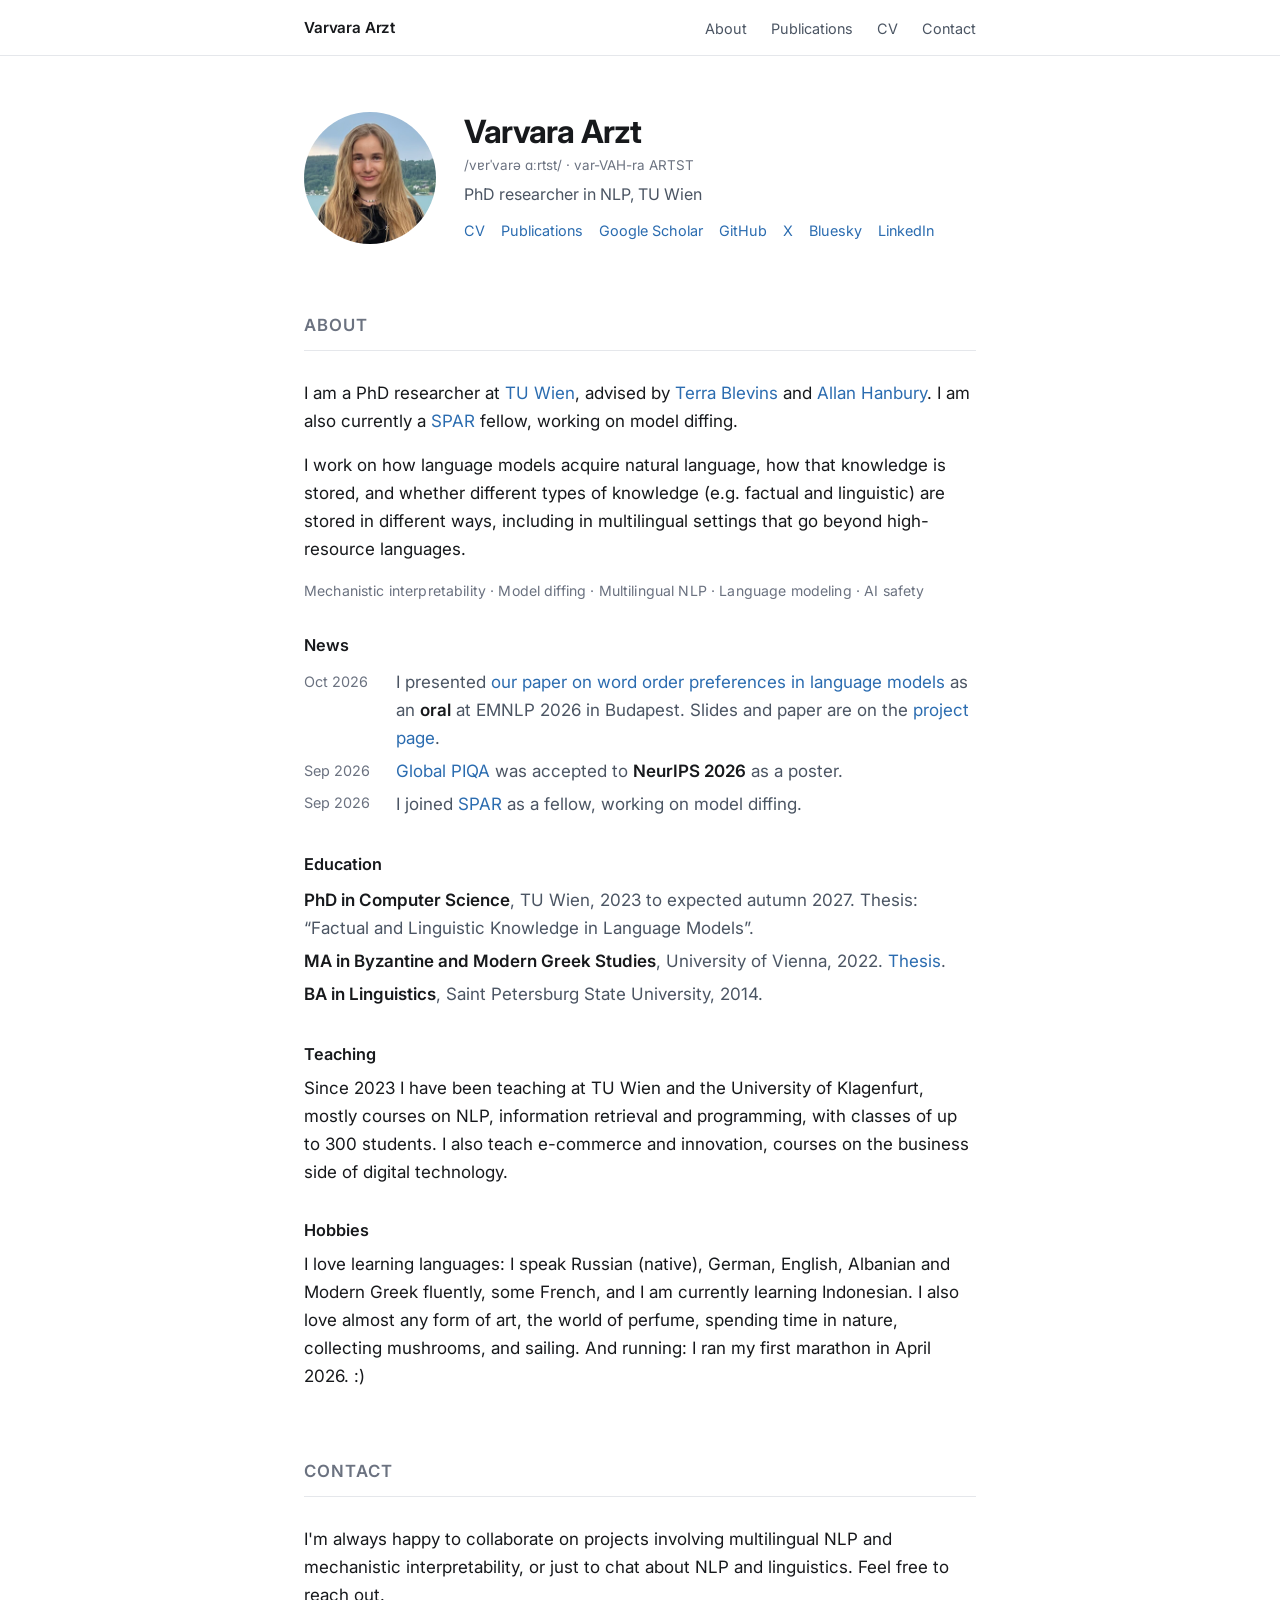
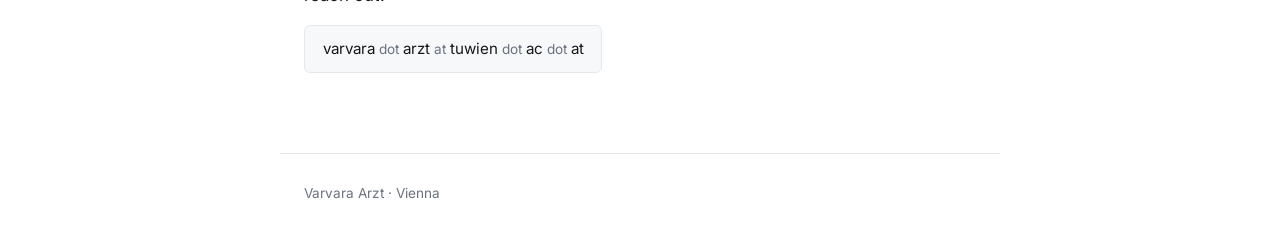
<file: index.html>
<!DOCTYPE html>
<html lang="en">
<head>
    <meta charset="UTF-8">
    <meta name="viewport" content="width=device-width, initial-scale=1.0">
    <title>Varvara Arzt | NLP Researcher, TU Wien</title>
    <meta name="description" content="Varvara Arzt is a PhD researcher in NLP at TU Wien, working on interpretability, multilingual NLP, and what linguistic and factual knowledge language models acquire.">
    <link rel="canonical" href="https://kleines-gespenst.github.io/">
    <meta name="google-site-verification" content="dEF-ftuKEF8AjZyEVEGgG3qRauHtcxBvEJhqteSTk9I" />

    <meta property="og:type" content="website">
    <meta property="og:title" content="Varvara Arzt">
    <meta property="og:description" content="PhD researcher in NLP at TU Wien. LM interpretability, multilingual NLP, language modeling.">
    <meta property="og:url" content="https://kleines-gespenst.github.io/">
    <meta property="og:image" content="https://kleines-gespenst.github.io/photo.jpg">
    <meta name="twitter:card" content="summary">
    <meta name="twitter:creator" content="@wienergespenst">

    <link rel="icon" href="data:image/svg+xml,<svg xmlns='http://www.w3.org/2000/svg' viewBox='0 0 64 64'><rect width='64' height='64' rx='12' fill='%231a1a1a'/><text x='32' y='44' font-family='Helvetica,Arial' font-size='32' font-weight='600' fill='%23fff' text-anchor='middle'>VA</text></svg>">


    <script type="application/ld+json">
    {
      "@context": "https://schema.org",
      "@type": "Person",
      "name": "Varvara Arzt",
      "alternateName": "V. A. Diveeva",
      "url": "https://kleines-gespenst.github.io/",
      "image": "https://kleines-gespenst.github.io/photo.jpg",
      "jobTitle": "PhD Researcher in Natural Language Processing",
      "email": "mailto:varvara.arzt@tuwien.ac.at",
      "affiliation": {
        "@type": "CollegeOrUniversity",
        "name": "TU Wien",
        "url": "https://www.tuwien.at/"
      },
      "alumniOf": [
        { "@type": "CollegeOrUniversity", "name": "University of Vienna" },
        { "@type": "CollegeOrUniversity", "name": "Saint Petersburg State University" }
      ],
      "knowsAbout": [
        "Mechanistic interpretability",
        "Natural language processing",
        "Multilingual NLP",
        "Language models",
        "AI safety",
        "Relation extraction",
        "Linguistic typology"
      ],
      "sameAs": [
        "https://informatics.tuwien.ac.at/people/varvara-arzt",
        "https://scholar.google.com/citations?user=aXPj-NMAAAAJ&hl=en",
        "https://github.com/kleines-gespenst",
        "https://www.linkedin.com/in/varvara-arzt-b35b6140",
        "https://x.com/wienergespenst",
        "https://bsky.app/profile/kleines-gespenst.bsky.social",
        "https://huggingface.co/kleines-gespenst",
        "https://uniklu.academia.edu/VarvaraArzt",
        "https://aclanthology.org/people/varvara-arzt/"
      ]
    }
    </script>

    <link rel="preconnect" href="https://fonts.googleapis.com">
    <link rel="preconnect" href="https://fonts.gstatic.com" crossorigin>
    <link href="https://fonts.googleapis.com/css2?family=Inter:wght@400;500;600;700&display=swap" rel="stylesheet">
    <link rel="stylesheet" href="style.css">
</head>
<body>
    <nav>
        <div class="nav-container">
            <a class="nav-name" href="#top">Varvara Arzt</a>
            <ul>
                <li><a href="#about">About</a></li>
                <li><a href="publications.html">Publications</a></li>
                <li><a href="cv.pdf" target="_blank">CV</a></li>
                <li><a href="#contact">Contact</a></li>
            </ul>
        </div>
    </nav>

    <header id="top" class="masthead">
        <div class="masthead-row">
            <img class="portrait" src="photo.jpg" alt="Varvara Arzt" width="560" height="560">
            <div class="identity">
                <h1>Varvara Arzt</h1>
                <p class="pronunciation"><span lang="en-fonipa">/vɐrˈvarə ɑːrtst/</span> &middot; var-VAH-ra ARTST</p>
                <p class="affiliation">PhD researcher in NLP, TU Wien</p>
                <p class="profile-links">
                    <a href="cv.pdf" target="_blank">CV</a>
                    <a href="publications.html">Publications</a>
                    <a href="https://scholar.google.com/citations?user=aXPj-NMAAAAJ&hl" target="_blank">Google Scholar</a>
                    <a href="https://github.com/kleines-gespenst" target="_blank">GitHub</a>
                    <a href="https://x.com/wienergespenst" target="_blank">X</a>
                    <a href="https://bsky.app/profile/kleines-gespenst.bsky.social" target="_blank">Bluesky</a>
                    <a href="https://www.linkedin.com/in/varvara-arzt-b35b6140" target="_blank">LinkedIn</a>
                </p>
            </div>
        </div>
    </header>

    <main>
    <section id="about">
        <h2>About</h2>

        <p>I am a PhD researcher at <a href="https://informatics.tuwien.ac.at/people/varvara-arzt" target="_blank">TU Wien</a>, advised by <a href="https://blvns.github.io" target="_blank">Terra Blevins</a> and <a href="https://informatics.tuwien.ac.at/people/allan-hanbury" target="_blank">Allan Hanbury</a>. I am also currently a <a href="https://sparai.org" target="_blank">SPAR</a> fellow, working on model diffing.</p>
        <p>I work on how language models acquire natural language, how that knowledge is stored, and whether different types of knowledge (e.g. factual and linguistic) are stored in different ways, including in multilingual settings that go beyond high-resource languages.</p>
        <p class="interests">Mechanistic interpretability &middot; Model diffing &middot; Multilingual NLP &middot; Language modeling &middot; AI safety</p>

        <h3>News</h3>
        <ul class="plain-list news-list">
            <li><span class="news-date">Oct 2026</span> <span>I presented <a href="word-order.html">our paper on word order preferences in language models</a> as an <strong>oral</strong> at EMNLP 2026 in Budapest. Slides and paper are on the <a href="word-order.html">project page</a>.</span></li>
            <li><span class="news-date">Sep 2026</span> <span><a href="https://arxiv.org/abs/2510.24081" target="_blank">Global PIQA</a> was accepted to <strong>NeurIPS 2026</strong> as a poster.</span></li>
            <li><span class="news-date">Sep 2026</span> <span>I joined <a href="https://sparai.org" target="_blank">SPAR</a> as a fellow, working on model diffing.</span></li>
        </ul>

        <h3>Education</h3>
        <ul class="plain-list">
            <li><strong>PhD in Computer Science</strong>, TU Wien, 2023 to expected autumn 2027. Thesis: &ldquo;Factual and Linguistic Knowledge in Language Models&rdquo;.</li>
            <li><strong>MA in Byzantine and Modern Greek Studies</strong>, University of Vienna, 2022. <a href="https://utheses.univie.ac.at/detail/62589/" target="_blank">Thesis</a>.</li>
            <li><strong>BA in Linguistics</strong>, Saint Petersburg State University, 2014.</li>
        </ul>

        <h3>Teaching</h3>
        <p>Since 2023 I have been teaching at TU Wien and the University of Klagenfurt, mostly courses on NLP, information retrieval and programming, with classes of up to 300 students. I also teach e-commerce and innovation, courses on the business side of digital technology.</p>

        <h3>Hobbies</h3>
        <p>I love learning languages: I speak Russian (native), German, English, Albanian and Modern Greek fluently, some French, and I am currently learning Indonesian. I also love almost any form of art, the world of perfume, spending time in nature, collecting mushrooms, and sailing. And running: I ran my first marathon in April 2026. :)</p>

    </section>

    <section id="contact">
        <h2>Contact</h2>
        <p>I'm always happy to collaborate on projects involving multilingual NLP and mechanistic interpretability, or just to chat about NLP and linguistics. Feel free to reach out.</p>
        <p class="email-text">varvara <span class="dot">dot</span> arzt <span class="at">at</span> tuwien <span class="dot">dot</span> ac <span class="dot">dot</span> at</p>
    </section>
    </main>

    <footer>
        <p>Varvara Arzt &middot; Vienna</p>
    </footer>

    <script src="script.js"></script>
</body>
</html>
</file>
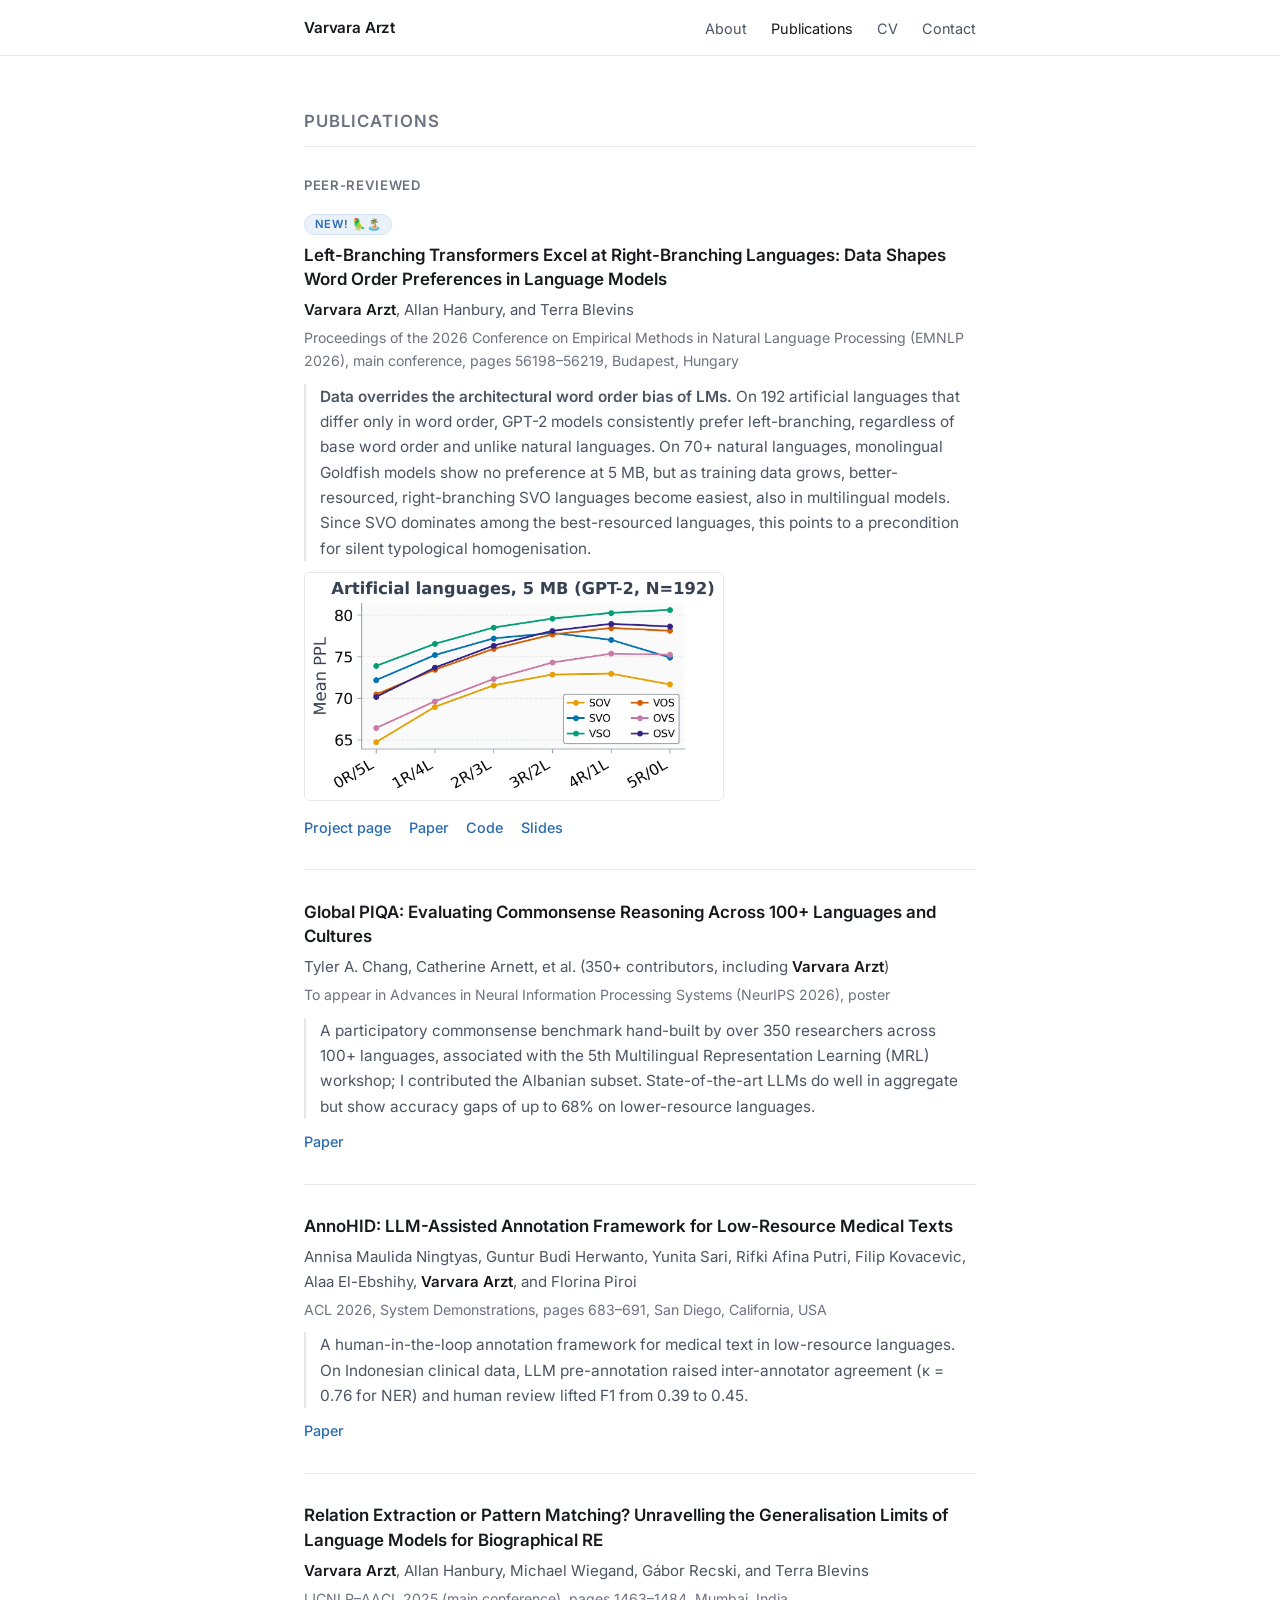
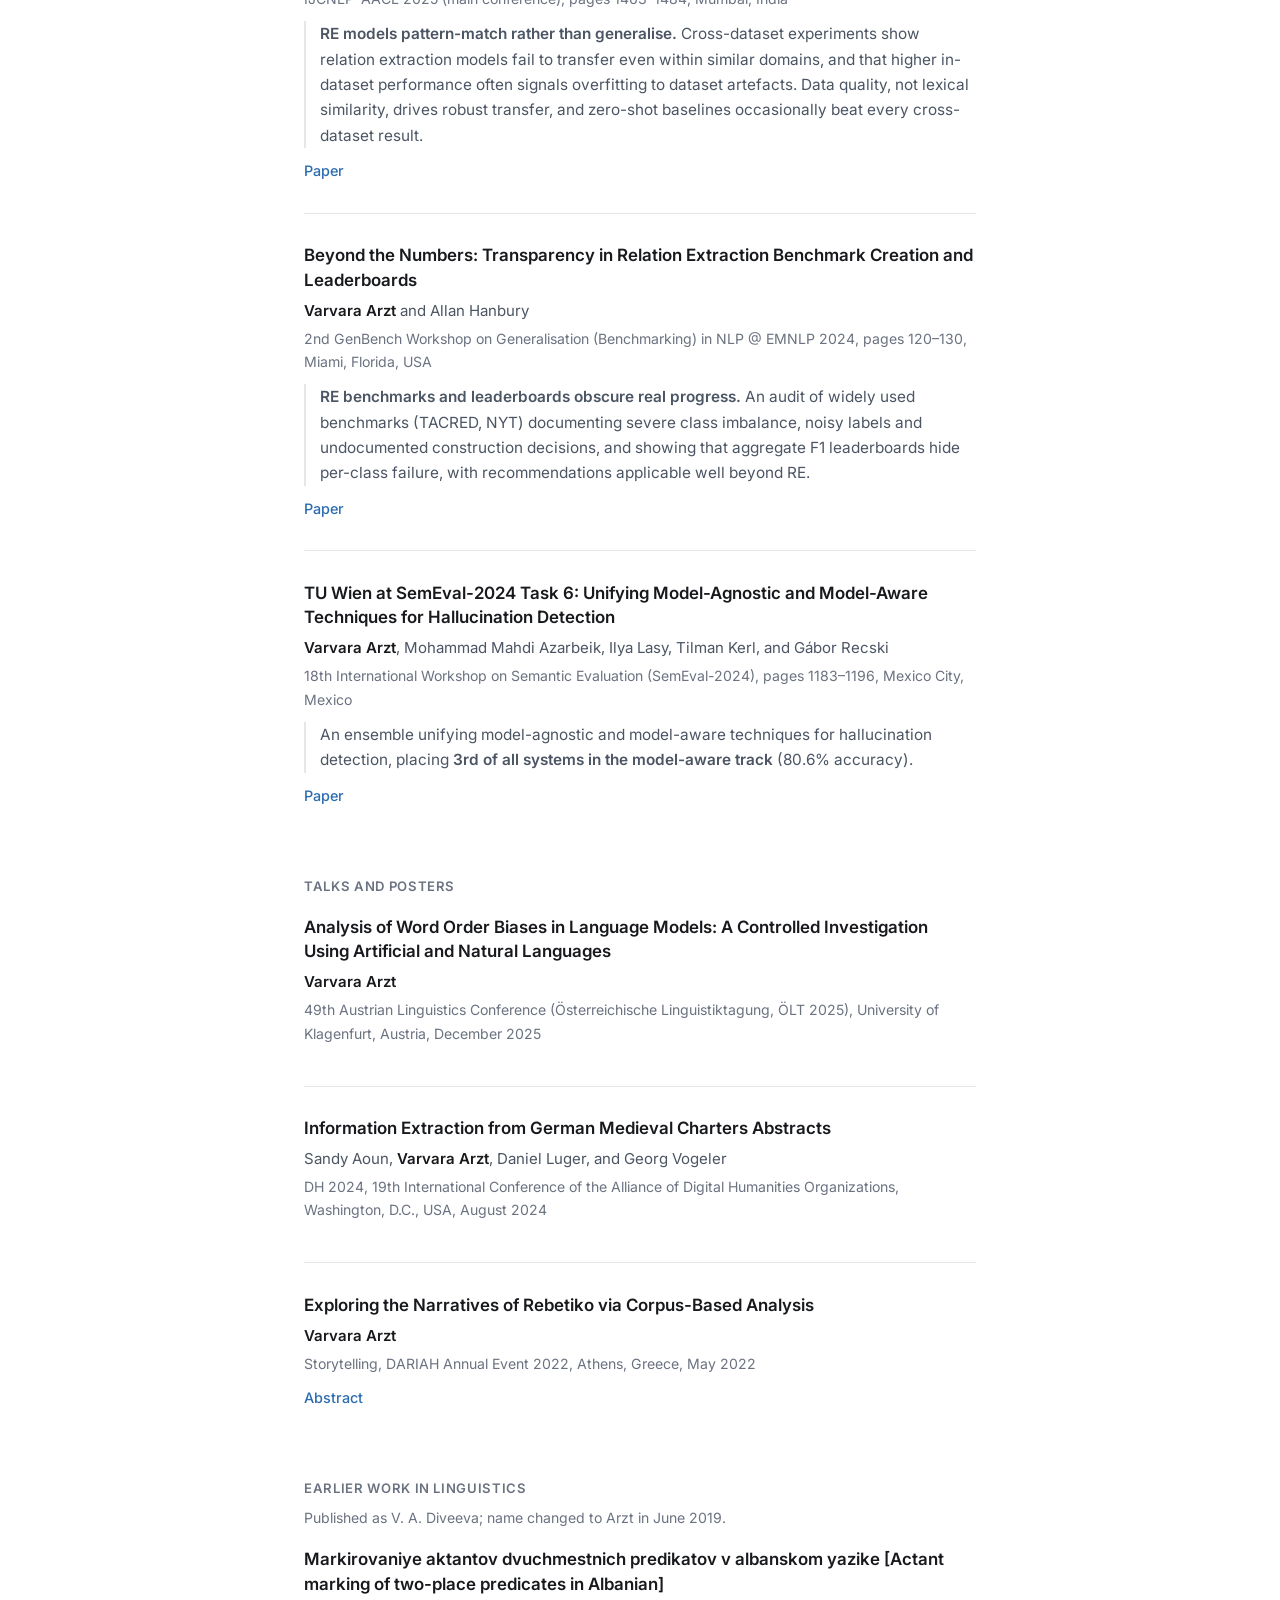
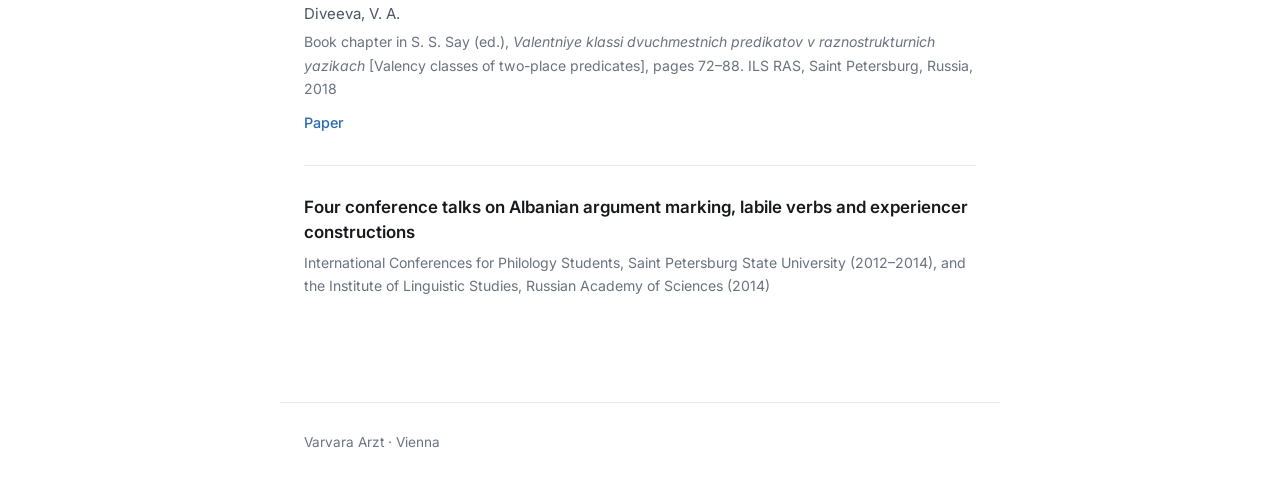
<file: publications.html>
<!DOCTYPE html>
<html lang="en">
<head>
    <meta charset="UTF-8">
    <meta name="viewport" content="width=device-width, initial-scale=1.0">
    <title>Publications | Varvara Arzt</title>
    <meta name="description" content="Publications, talks and posters by Varvara Arzt, PhD researcher in NLP at TU Wien: language model interpretability, multilingual NLP, word order, relation extraction.">
    <link rel="canonical" href="https://kleines-gespenst.github.io/publications.html">

    <meta property="og:type" content="website">
    <meta property="og:title" content="Publications | Varvara Arzt">
    <meta property="og:description" content="PhD researcher in NLP at TU Wien. LM interpretability, multilingual NLP, language modeling.">
    <meta property="og:url" content="https://kleines-gespenst.github.io/publications.html">
    <meta property="og:image" content="https://kleines-gespenst.github.io/photo.jpg">
    <meta name="twitter:card" content="summary">
    <meta name="twitter:creator" content="@wienergespenst">

    <link rel="icon" href="data:image/svg+xml,<svg xmlns='http://www.w3.org/2000/svg' viewBox='0 0 64 64'><rect width='64' height='64' rx='12' fill='%231a1a1a'/><text x='32' y='44' font-family='Helvetica,Arial' font-size='32' font-weight='600' fill='%23fff' text-anchor='middle'>VA</text></svg>">

    <link rel="preconnect" href="https://fonts.googleapis.com">
    <link rel="preconnect" href="https://fonts.gstatic.com" crossorigin>
    <link href="https://fonts.googleapis.com/css2?family=Inter:wght@400;500;600;700&display=swap" rel="stylesheet">
    <link rel="stylesheet" href="style.css">
</head>
<body>
    <nav>
        <div class="nav-container">
            <a class="nav-name" href="./">Varvara Arzt</a>
            <ul>
                <li><a href="./#about">About</a></li>
                <li><a class="active" href="publications.html" aria-current="page">Publications</a></li>
                <li><a href="cv.pdf" target="_blank">CV</a></li>
                <li><a href="./#contact">Contact</a></li>
            </ul>
        </div>
    </nav>

    <main>
    <section id="publications">
        <h2>Publications</h2>

        <h3 class="group">Peer-reviewed</h3>
        <div class="publications-list">
            <article class="publication-item">
                <p class="badge-row"><span class="badge">new! 🦜🏝️</span></p>
                <h4>Left-Branching Transformers Excel at Right-Branching Languages: Data Shapes Word Order Preferences in Language Models</h4>
                <p class="authors"><span class="me">Varvara Arzt</span>, Allan Hanbury, and Terra Blevins</p>
                <p class="venue">Proceedings of the 2026 Conference on Empirical Methods in Natural Language Processing (EMNLP 2026), main conference, pages 56198&ndash;56219, Budapest, Hungary</p>
                <p class="finding"><strong>Data overrides the architectural word order bias of LMs.</strong> On 192 artificial languages that differ only in word order, GPT-2 models consistently prefer left-branching, regardless of base word order and unlike natural languages. On 70+ natural languages, monolingual Goldfish models show no preference at 5 MB, but as training data grows, better-resourced, right-branching SVO languages become easiest, also in multilingual models. Since SVO dominates among the best-resourced languages, this points to a precondition for silent typological homogenisation.</p>
                <a class="publication-thumb" href="word-order.html"><img src="img/word-order/artificial-5mb.webp" alt="Perplexity of GPT-2 on artificial languages rises from left-branching to right-branching for all six base word orders" width="1400" height="761" loading="lazy"></a>
                <p class="publication-links">
                    <a href="word-order.html">Project page</a>
                    <a href="https://aclanthology.org/2026.emnlp-main.2476/" target="_blank">Paper</a>
                    <a href="https://github.com/kleines-gespenst/word-order-preferences" target="_blank">Code</a>
                    <a href="slides/arzt-emnlp2026-word-order.pdf" target="_blank">Slides</a>
                </p>
            </article>

            <article class="publication-item">
                <h4>Global PIQA: Evaluating Commonsense Reasoning Across 100+ Languages and Cultures</h4>
                <p class="authors">Tyler A. Chang, Catherine Arnett, et al. (350+ contributors, including <span class="me">Varvara Arzt</span>)</p>
                <p class="venue">To appear in Advances in Neural Information Processing Systems (NeurIPS 2026), poster</p>
                <p class="finding">A participatory commonsense benchmark hand-built by over 350 researchers across 100+ languages, associated with the 5th Multilingual Representation Learning (MRL) workshop; I contributed the Albanian subset. State-of-the-art LLMs do well in aggregate but show accuracy gaps of up to 68% on lower-resource languages.</p>
                <p class="publication-links">
                    <a href="https://arxiv.org/abs/2510.24081" target="_blank">Paper</a>
                </p>
            </article>

            <article class="publication-item">
                <h4>AnnoHID: LLM-Assisted Annotation Framework for Low-Resource Medical Texts</h4>
                <p class="authors">Annisa Maulida Ningtyas, Guntur Budi Herwanto, Yunita Sari, Rifki Afina Putri, Filip Kovacevic, Alaa El-Ebshihy, <span class="me">Varvara Arzt</span>, and Florina Piroi</p>
                <p class="venue">ACL 2026, System Demonstrations, pages 683&ndash;691, San Diego, California, USA</p>
                <p class="finding">A human-in-the-loop annotation framework for medical text in low-resource languages. On Indonesian clinical data, LLM pre-annotation raised inter-annotator agreement (&kappa; = 0.76 for NER) and human review lifted F1 from 0.39 to 0.45.</p>
                <p class="publication-links">
                    <a href="https://aclanthology.org/2026.acl-demo.67/" target="_blank">Paper</a>
                </p>
            </article>

            <article class="publication-item">
                <h4>Relation Extraction or Pattern Matching? Unravelling the Generalisation Limits of Language Models for Biographical RE</h4>
                <p class="authors"><span class="me">Varvara Arzt</span>, Allan Hanbury, Michael Wiegand, Gábor Recski, and Terra Blevins</p>
                <p class="venue">IJCNLP&ndash;AACL 2025 (main conference), pages 1463&ndash;1484, Mumbai, India</p>
                <p class="finding"><strong>RE models pattern-match rather than generalise.</strong> Cross-dataset experiments show relation extraction models fail to transfer even within similar domains, and that higher in-dataset performance often signals overfitting to dataset artefacts. Data quality, not lexical similarity, drives robust transfer, and zero-shot baselines occasionally beat every cross-dataset result.</p>
                <p class="publication-links">
                    <a href="https://aclanthology.org/2025.ijcnlp-long.81/" target="_blank">Paper</a>
                </p>
            </article>

            <article class="publication-item">
                <h4>Beyond the Numbers: Transparency in Relation Extraction Benchmark Creation and Leaderboards</h4>
                <p class="authors"><span class="me">Varvara Arzt</span> and Allan Hanbury</p>
                <p class="venue">2nd GenBench Workshop on Generalisation (Benchmarking) in NLP @ EMNLP 2024, pages 120&ndash;130, Miami, Florida, USA</p>
                <p class="finding"><strong>RE benchmarks and leaderboards obscure real progress.</strong> An audit of widely used benchmarks (TACRED, NYT) documenting severe class imbalance, noisy labels and undocumented construction decisions, and showing that aggregate F1 leaderboards hide per-class failure, with recommendations applicable well beyond RE.</p>
                <p class="publication-links">
                    <a href="https://aclanthology.org/2024.genbench-1.8" target="_blank">Paper</a>
                </p>
            </article>

            <article class="publication-item">
                <h4>TU Wien at SemEval-2024 Task 6: Unifying Model-Agnostic and Model-Aware Techniques for Hallucination Detection</h4>
                <p class="authors"><span class="me">Varvara Arzt</span>, Mohammad Mahdi Azarbeik, Ilya Lasy, Tilman Kerl, and Gábor Recski</p>
                <p class="venue">18th International Workshop on Semantic Evaluation (SemEval-2024), pages 1183&ndash;1196, Mexico City, Mexico</p>
                <p class="finding">An ensemble unifying model-agnostic and model-aware techniques for hallucination detection, placing <strong>3rd of all systems in the model-aware track</strong> (80.6% accuracy).</p>
                <p class="publication-links">
                    <a href="https://aclanthology.org/2024.semeval-1.173" target="_blank">Paper</a>
                </p>
            </article>
        </div>

        <h3 class="group">Talks and posters</h3>
        <div class="publications-list">
            <article class="publication-item">
                <h4>Analysis of Word Order Biases in Language Models: A Controlled Investigation Using Artificial and Natural Languages</h4>
                <p class="authors"><span class="me">Varvara Arzt</span></p>
                <p class="venue">49th Austrian Linguistics Conference (&Ouml;sterreichische Linguistiktagung, &Ouml;LT 2025), University of Klagenfurt, Austria, December 2025</p>
            </article>

            <article class="publication-item">
                <h4>Information Extraction from German Medieval Charters Abstracts</h4>
                <p class="authors">Sandy Aoun, <span class="me">Varvara Arzt</span>, Daniel Luger, and Georg Vogeler</p>
                <p class="venue">DH 2024, 19th International Conference of the Alliance of Digital Humanities Organizations, Washington, D.C., USA, August 2024</p>
            </article>

            <article class="publication-item">
                <h4>Exploring the Narratives of Rebetiko via Corpus-Based Analysis</h4>
                <p class="authors"><span class="me">Varvara Arzt</span></p>
                <p class="venue">Storytelling, DARIAH Annual Event 2022, Athens, Greece, May 2022</p>
                <p class="publication-links">
                    <a href="https://doi.org/10.5281/zenodo.6720075" target="_blank">Abstract</a>
                </p>
            </article>
        </div>

        <h3 class="group">Earlier work in linguistics</h3>
        <p class="group-note">Published as V. A. Diveeva; name changed to Arzt in June 2019.</p>
        <div class="publications-list">
            <article class="publication-item">
                <h4>Markirovaniye aktantov dvuchmestnich predikatov v albanskom yazike [Actant marking of two-place predicates in Albanian]</h4>
                <p class="authors">Diveeva, V. A.</p>
                <p class="venue">Book chapter in S. S. Say (ed.), <em>Valentniye klassi dvuchmestnich predikatov v raznostrukturnich yazikach</em> [Valency classes of two-place predicates], pages 72&ndash;88. ILS RAS, Saint Petersburg, Russia, 2018</p>
                <p class="publication-links">
                    <a href="https://bivaltyp.info/docs/Say_ed_20018_Valentnostnye.pdf" target="_blank">Paper</a>
                </p>
            </article>

            <article class="publication-item">
                <h4>Four conference talks on Albanian argument marking, labile verbs and experiencer constructions</h4>
                <p class="venue">International Conferences for Philology Students, Saint Petersburg State University (2012&ndash;2014), and the Institute of Linguistic Studies, Russian Academy of Sciences (2014)</p>
            </article>
        </div>

    </section>
    </main>

    <footer>
        <p>Varvara Arzt &middot; Vienna</p>
    </footer>

    <script src="script.js"></script>
</body>
</html>
</file>
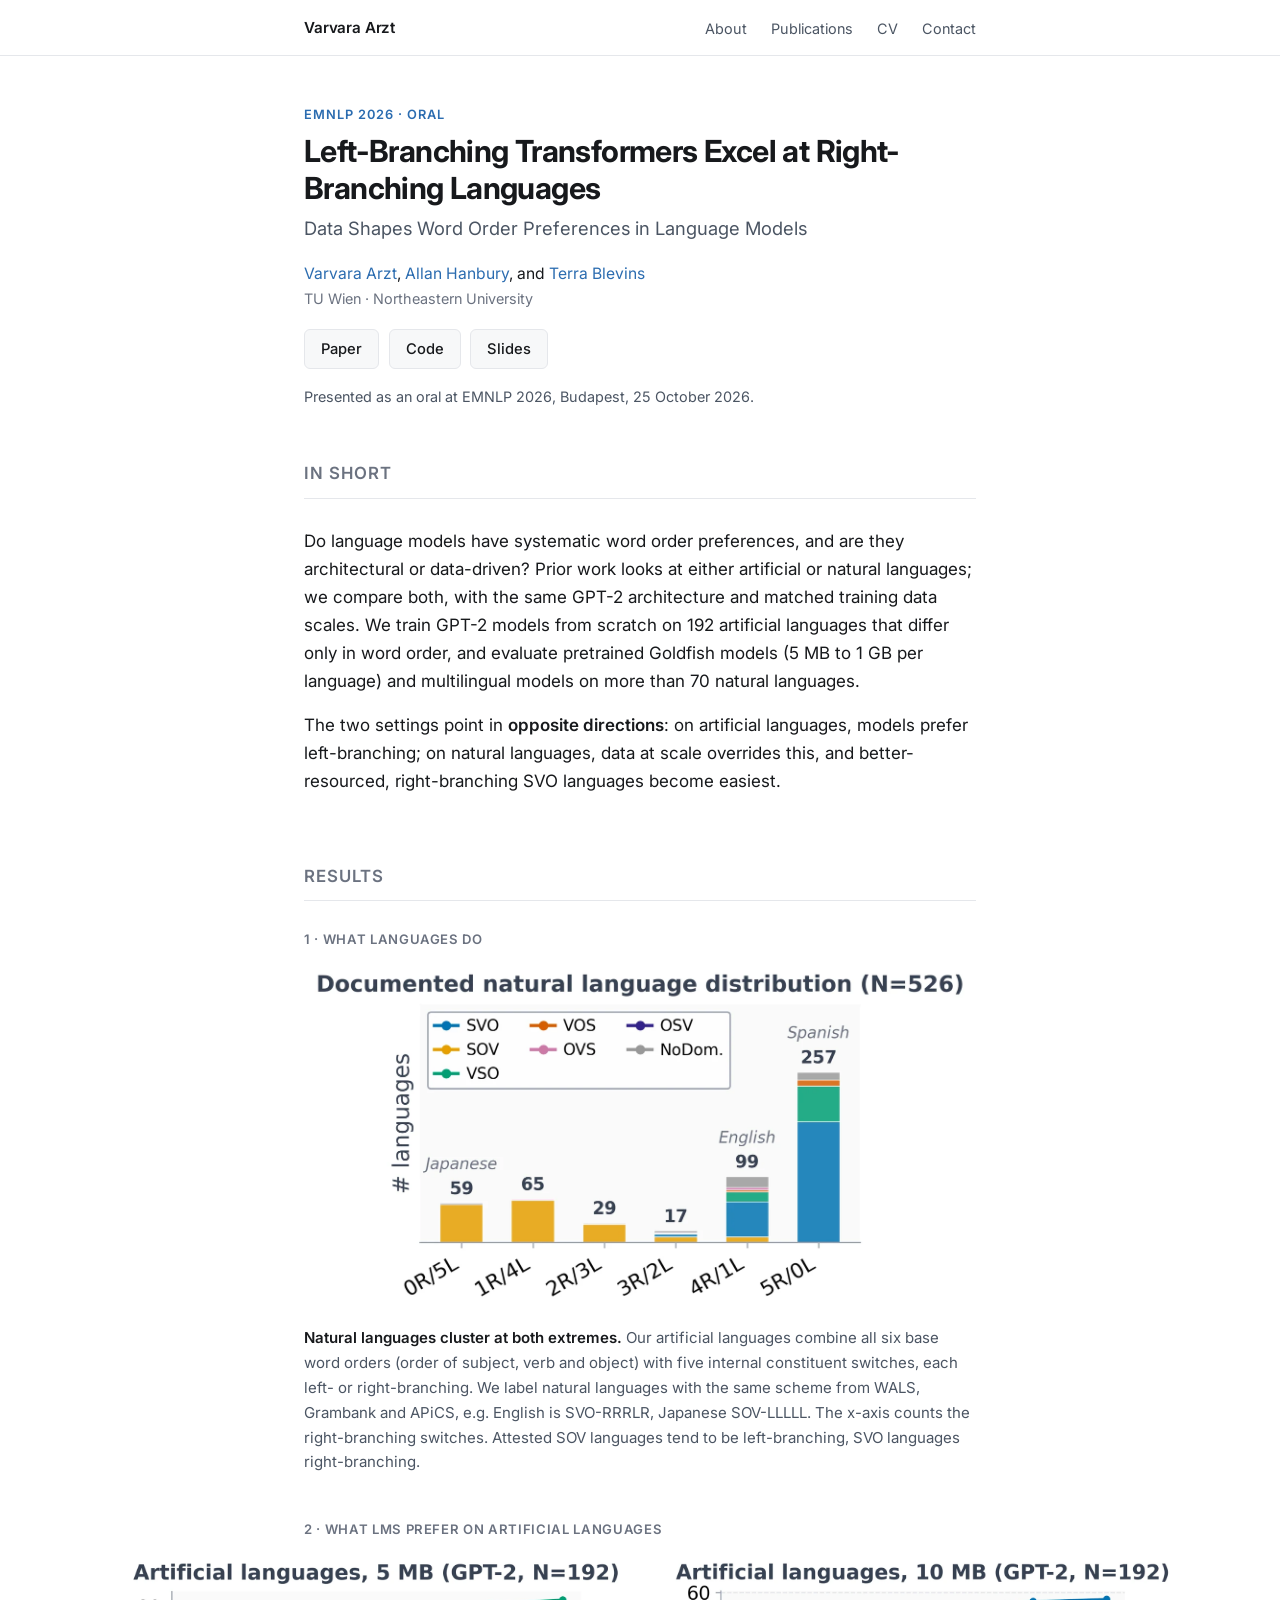
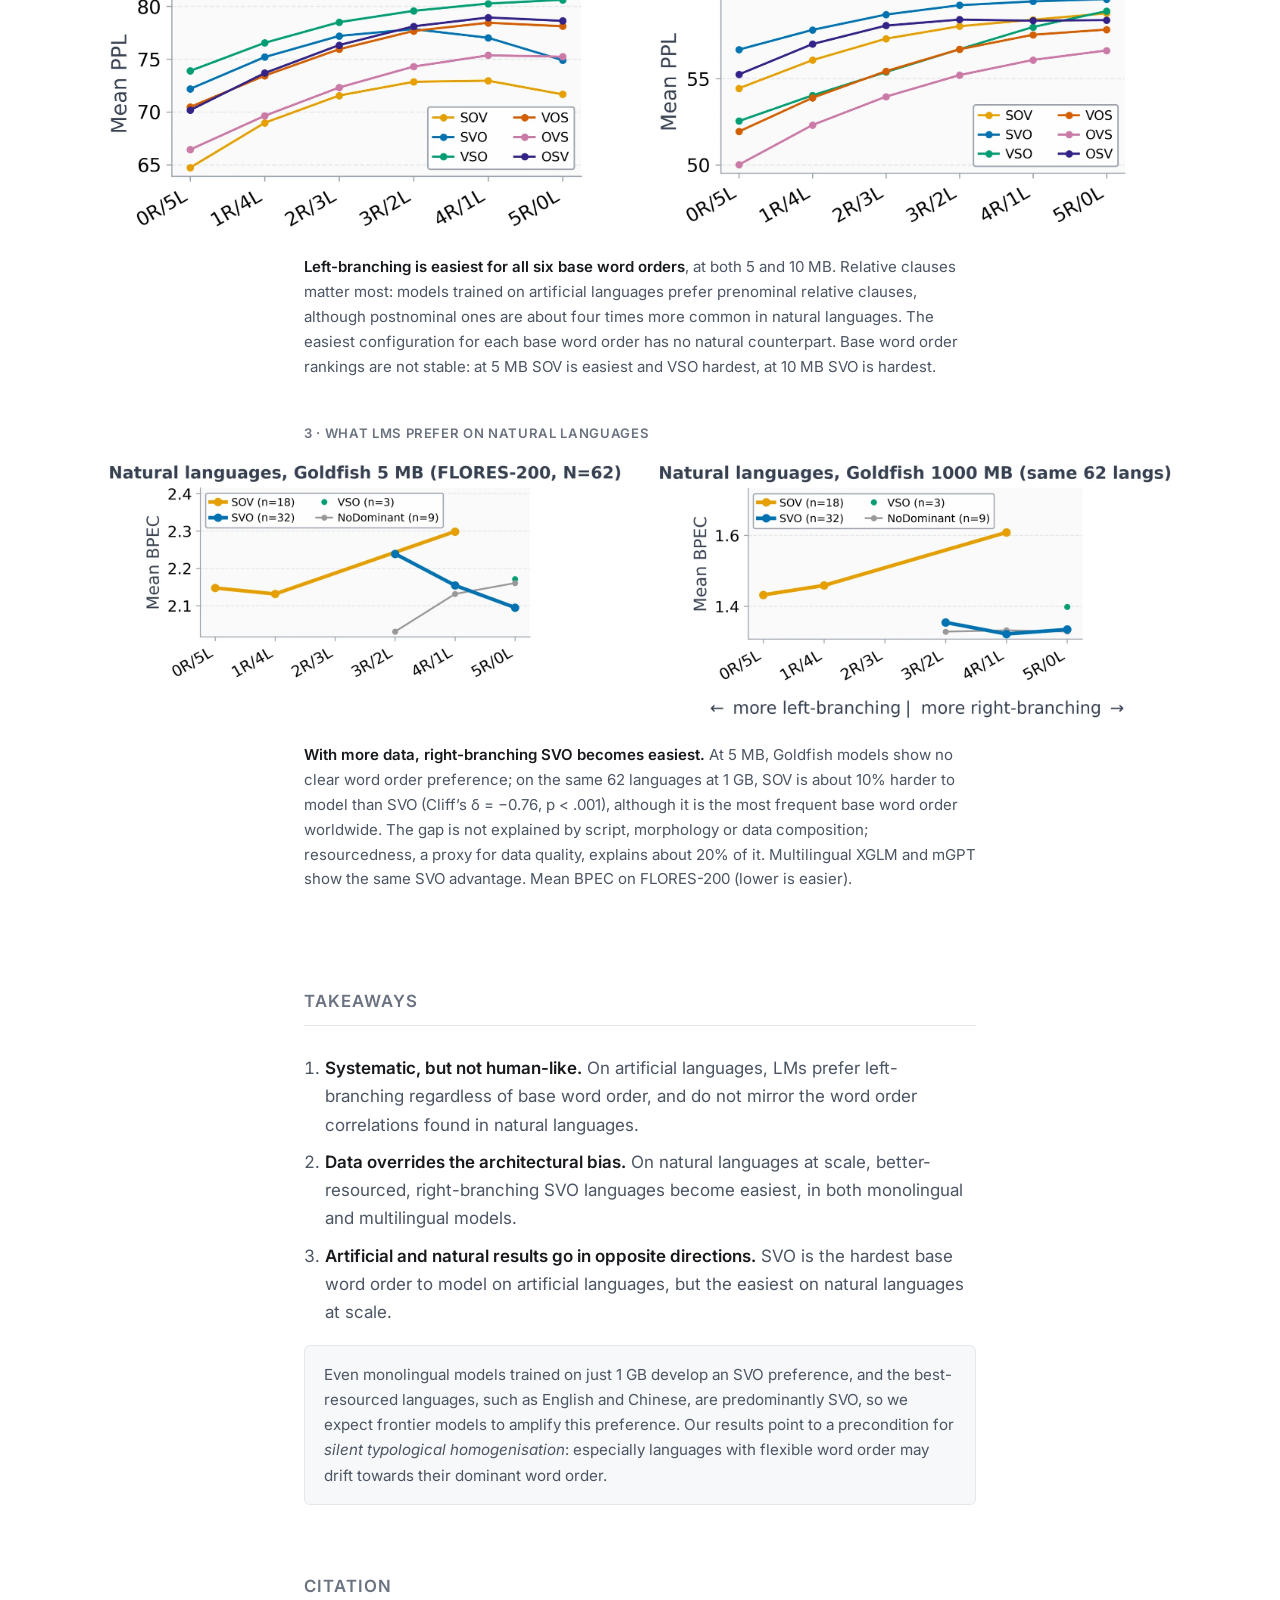
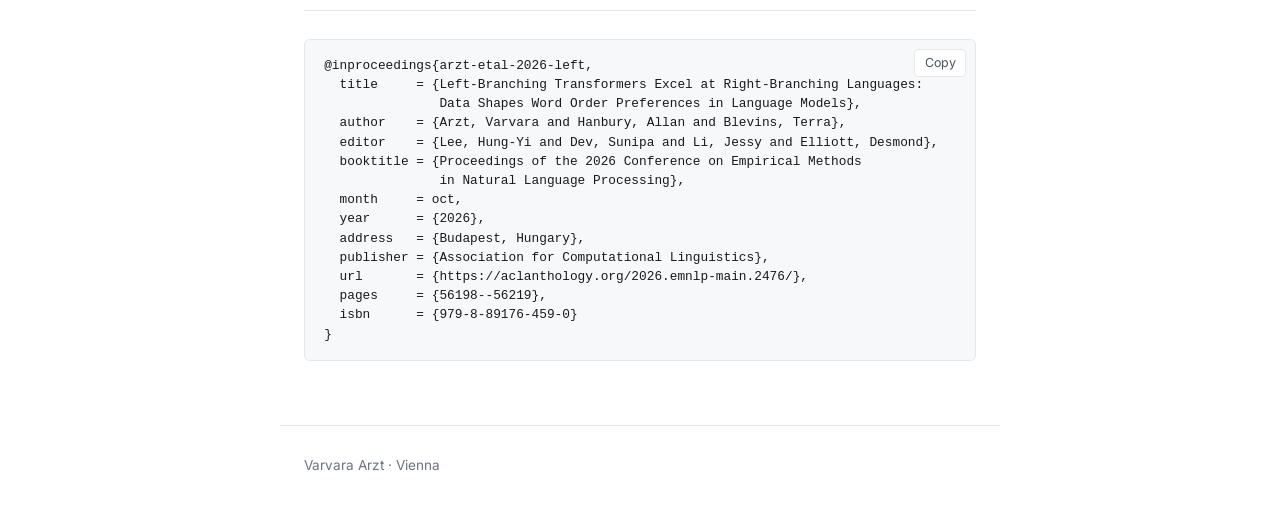
<file: word-order.html>
<!DOCTYPE html>
<html lang="en">
<head>
    <meta charset="UTF-8">
    <meta name="viewport" content="width=device-width, initial-scale=1.0">
    <title>Word Order Preferences in LMs | Varvara Arzt</title>
    <meta name="description" content="Left-Branching Transformers Excel at Right-Branching Languages: Data Shapes Word Order Preferences in Language Models. Varvara Arzt, Allan Hanbury, Terra Blevins. EMNLP 2026 (oral).">
    <link rel="canonical" href="https://kleines-gespenst.github.io/word-order.html">

    <meta property="og:type" content="website">
    <meta property="og:title" content="Left-Branching Transformers Excel at Right-Branching Languages">
    <meta property="og:description" content="Data shapes word order preferences in language models. EMNLP 2026 (oral).">
    <meta property="og:url" content="https://kleines-gespenst.github.io/word-order.html">
    <meta property="og:image" content="https://kleines-gespenst.github.io/img/word-order/artificial-5mb.webp">
    <meta name="twitter:card" content="summary">
    <meta name="twitter:creator" content="@wienergespenst">

    <link rel="icon" href="data:image/svg+xml,<svg xmlns='http://www.w3.org/2000/svg' viewBox='0 0 64 64'><rect width='64' height='64' rx='12' fill='%231a1a1a'/><text x='32' y='44' font-family='Helvetica,Arial' font-size='32' font-weight='600' fill='%23fff' text-anchor='middle'>VA</text></svg>">

    <link rel="preconnect" href="https://fonts.googleapis.com">
    <link rel="preconnect" href="https://fonts.gstatic.com" crossorigin>
    <link href="https://fonts.googleapis.com/css2?family=Inter:wght@400;500;600;700&display=swap" rel="stylesheet">
    <link rel="stylesheet" href="style.css">
</head>
<body>
    <nav>
        <div class="nav-container">
            <a class="nav-name" href="./">Varvara Arzt</a>
            <ul>
                <li><a href="./#about">About</a></li>
                <li><a href="publications.html">Publications</a></li>
                <li><a href="cv.pdf" target="_blank">CV</a></li>
                <li><a href="./#contact">Contact</a></li>
            </ul>
        </div>
    </nav>

    <main class="project">
        <header class="project-head">
            <p class="project-venue">EMNLP 2026 &middot; Oral</p>
            <h1>Left-Branching Transformers Excel at Right-Branching Languages</h1>
            <p class="project-subtitle">Data Shapes Word Order Preferences in Language Models</p>
            <p class="project-authors"><a href="./">Varvara Arzt</a>, <a href="https://informatics.tuwien.ac.at/people/allan-hanbury" target="_blank">Allan Hanbury</a>, and <a href="https://blvns.github.io" target="_blank">Terra Blevins</a></p>
            <p class="project-affil">TU Wien &middot; Northeastern University</p>
            <p class="project-buttons">
                <a class="button" href="https://aclanthology.org/2026.emnlp-main.2476/" target="_blank">Paper</a>
                <a class="button" href="https://github.com/kleines-gespenst/word-order-preferences" target="_blank">Code</a>
                <a class="button" href="slides/arzt-emnlp2026-word-order.pdf" target="_blank">Slides</a>
            </p>
            <p class="project-talk">Presented as an oral at EMNLP 2026, Budapest, 25 October 2026.</p>
        </header>

        <section>
            <h2>In short</h2>
            <p>Do language models have systematic word order preferences, and are they architectural or data-driven? Prior work looks at either artificial or natural languages; we compare both, with the same GPT-2 architecture and matched training data scales. We train GPT-2 models from scratch on 192 artificial languages that differ only in word order, and evaluate pretrained Goldfish models (5 MB to 1 GB per language) and multilingual models on more than 70 natural languages.</p>
            <p>The two settings point in <strong>opposite directions</strong>: on artificial languages, models prefer left-branching; on natural languages, data at scale overrides this, and better-resourced, right-branching SVO languages become easiest.</p>
        </section>

        <section>
            <h2>Results</h2>

            <figure class="result">
                <p class="result-step">1 &middot; What languages do</p>
                <img src="img/word-order/attested.webp" alt="Stacked bar chart of 526 natural languages by number of right-branching switches, from 0R/5L to 5R/0L. Languages cluster at both ends: 59 and 65 mostly SOV languages at the left-branching end (e.g. Japanese), 99 and 257 mostly SVO and VSO languages at the right-branching end (e.g. English, Spanish)." width="1400" height="727" loading="lazy">
                <figcaption><strong>Natural languages cluster at both extremes.</strong> Our artificial languages combine all six base word orders (order of subject, verb and object) with five internal constituent switches, each left- or right-branching. We label natural languages with the same scheme from WALS, Grambank and APiCS, e.g. English is SVO-RRRLR, Japanese SOV-LLLLL. The x-axis counts the right-branching switches. Attested SOV languages tend to be left-branching, SVO languages right-branching.</figcaption>
            </figure>

            <figure class="result">
                <p class="result-step">2 &middot; What LMs prefer on artificial languages</p>
                <div class="figure-pair">
                    <img src="img/word-order/artificial-5mb.webp" alt="Line chart of mean perplexity for GPT-2 trained on 5 MB of artificial languages. For all six base orders, perplexity rises from fully left-branching (0R/5L) towards right-branching (5R/0L); SOV is lowest throughout, VSO highest." width="1400" height="761" loading="lazy">
                    <img src="img/word-order/artificial-10mb.webp" alt="Same setup with GPT-2 trained on 10 MB. Perplexity again rises from left- to right-branching for all six base orders; SVO is now the hardest base order throughout, OVS the easiest." width="1400" height="751" loading="lazy">
                </div>
                <figcaption><strong>Left-branching is easiest for all six base word orders</strong>, at both 5 and 10 MB. Relative clauses matter most: models trained on artificial languages prefer prenominal relative clauses, although postnominal ones are about four times more common in natural languages. The easiest configuration for each base word order has no natural counterpart. Base word order rankings are not stable: at 5 MB SOV is easiest and VSO hardest, at 10 MB SVO is hardest.</figcaption>
            </figure>

            <figure class="result">
                <p class="result-step">3 &middot; What LMs prefer on natural languages</p>
                <div class="figure-pair">
                    <img src="img/word-order/natural-5mb.webp" alt="Mean bits per English character for Goldfish models trained on 5 MB, 62 languages. SOV and SVO lines overlap in range around 2.1 to 2.3; no clear preference." width="1400" height="612" loading="lazy">
                    <img src="img/word-order/natural-1gb.webp" alt="Same 62 languages with Goldfish models trained on 1000 MB. SVO languages sit around 1.33 bits per character, clearly below SOV languages at 1.43 to 1.61." width="1400" height="718" loading="lazy">
                </div>
                <figcaption><strong>With more data, right-branching SVO becomes easiest.</strong> At 5 MB, Goldfish models show no clear word order preference; on the same 62 languages at 1 GB, SOV is about 10% harder to model than SVO (Cliff&rsquo;s &delta; = &minus;0.76, p &lt; .001), although it is the most frequent base word order worldwide. The gap is not explained by script, morphology or data composition; resourcedness, a proxy for data quality, explains about 20% of it. Multilingual XGLM and mGPT show the same SVO advantage. Mean BPEC on FLORES-200 (lower is easier).</figcaption>
            </figure>
        </section>

        <section>
            <h2>Takeaways</h2>
            <ol class="takeaways">
                <li><strong>Systematic, but not human-like.</strong> On artificial languages, LMs prefer left-branching regardless of base word order, and do not mirror the word order correlations found in natural languages.</li>
                <li><strong>Data overrides the architectural bias.</strong> On natural languages at scale, better-resourced, right-branching SVO languages become easiest, in both monolingual and multilingual models.</li>
                <li><strong>Artificial and natural results go in opposite directions.</strong> SVO is the hardest base word order to model on artificial languages, but the easiest on natural languages at scale.</li>
            </ol>
            <p class="project-note">Even monolingual models trained on just 1 GB develop an SVO preference, and the best-resourced languages, such as English and Chinese, are predominantly SVO, so we expect frontier models to amplify this preference. Our results point to a precondition for <em>silent typological homogenisation</em>: especially languages with flexible word order may drift towards their dominant word order.</p>
        </section>

        <section>
            <h2>Citation</h2>
            <div class="bibtex">
                <button type="button" class="copy-button" data-copy="bibtex-text">Copy</button>
<pre id="bibtex-text">@inproceedings{arzt-etal-2026-left,
  title     = {Left-Branching Transformers Excel at Right-Branching Languages:
               Data Shapes Word Order Preferences in Language Models},
  author    = {Arzt, Varvara and Hanbury, Allan and Blevins, Terra},
  editor    = {Lee, Hung-Yi and Dev, Sunipa and Li, Jessy and Elliott, Desmond},
  booktitle = {Proceedings of the 2026 Conference on Empirical Methods
               in Natural Language Processing},
  month     = oct,
  year      = {2026},
  address   = {Budapest, Hungary},
  publisher = {Association for Computational Linguistics},
  url       = {https://aclanthology.org/2026.emnlp-main.2476/},
  pages     = {56198--56219},
  isbn      = {979-8-89176-459-0}
}</pre>
            </div>
        </section>
    </main>

    <footer>
        <p>Varvara Arzt &middot; Vienna</p>
    </footer>

    <script src="script.js"></script>
</body>
</html>
</file>
<file: style.css>
*, *::before, *::after {
    margin: 0;
    padding: 0;
    box-sizing: border-box;
}

:root {
    --text: #17191c;
    --text-mid: #4b5563;
    --text-light: #6b7280;
    --bg: #ffffff;
    --bg-soft: #f7f8f9;
    --border: #e5e7eb;
    --accent: #2b6cb0;
    --accent-hover: #1d4e82;
}

html {
    scroll-behavior: smooth;
}

body {
    font-family: 'Inter', -apple-system, BlinkMacSystemFont, 'Segoe UI', Helvetica, Arial, sans-serif;
    font-size: 17px;
    line-height: 1.65;
    color: var(--text);
    background: var(--bg);
    -webkit-font-smoothing: antialiased;
}

a {
    color: var(--accent);
    text-decoration: none;
}

a:hover {
    color: var(--accent-hover);
    text-decoration: underline;
}

strong {
    font-weight: 600;
}

/* Navigation */
nav {
    position: sticky;
    top: 0;
    z-index: 100;
    background: rgba(255, 255, 255, 0.9);
    backdrop-filter: saturate(180%) blur(8px);
    border-bottom: 1px solid var(--border);
}

.nav-container {
    max-width: 720px;
    margin: 0 auto;
    padding: 0.85rem 1.5rem;
    display: flex;
    justify-content: space-between;
    align-items: center;
    gap: 1rem;
}

.nav-name {
    font-weight: 600;
    font-size: 0.95rem;
    color: var(--text);
    letter-spacing: -0.01em;
}

.nav-name:hover {
    text-decoration: none;
    color: var(--accent);
}

nav ul {
    display: flex;
    list-style: none;
    gap: 1.5rem;
}

nav ul a {
    font-size: 0.9rem;
    color: var(--text-mid);
}

nav ul a:hover,
nav ul a.active {
    color: var(--text);
    text-decoration: none;
}

/* Masthead */
.masthead {
    max-width: 720px;
    margin: 0 auto;
    padding: 3.5rem 1.5rem 1rem;
}

.masthead-row {
    display: flex;
    align-items: center;
    gap: 1.75rem;
}

.portrait {
    width: 132px;
    height: 132px;
    flex-shrink: 0;
    object-fit: cover;
    border-radius: 50%;
}

.identity h1 {
    font-size: 2rem;
    font-weight: 700;
    letter-spacing: -0.025em;
    line-height: 1.15;
}

.pronunciation {
    margin-top: 0.25rem;
    font-size: 0.84rem;
    color: var(--text-light);
}

.affiliation {
    margin-top: 0.3rem;
    color: var(--text-mid);
    font-size: 1rem;
}

.profile-links {
    margin-top: 0.7rem;
    display: flex;
    flex-wrap: wrap;
    gap: 0.4rem 1rem;
    font-size: 0.9rem;
}

.lede {
    margin-top: 2rem;
    font-size: 1.08rem;
    color: var(--text);
}

/* Sections */
main {
    max-width: 720px;
    margin: 0 auto;
    padding: 0 1.5rem;
}

section {
    padding: 3.25rem 0 0;
}

section h2 {
    font-size: 1.05rem;
    font-weight: 600;
    letter-spacing: 0.06em;
    text-transform: uppercase;
    color: var(--text-light);
    padding-bottom: 0.6rem;
    border-bottom: 1px solid var(--border);
    margin-bottom: 1.75rem;
}

section h3 {
    font-size: 1.02rem;
    font-weight: 600;
    margin-top: 1.9rem;
    margin-bottom: 0.4rem;
}

section p {
    margin-bottom: 1rem;
}

.plain-list {
    list-style: none;
    margin-bottom: 1rem;
}

.plain-list li {
    padding: 0.15rem 0;
    color: var(--text-mid);
}

.plain-list li strong {
    color: var(--text);
}

.news-list li {
    display: flex;
    gap: 1rem;
}

.news-date {
    flex: 0 0 4.75rem;
    color: var(--text-light);
    font-size: 0.9rem;
    padding-top: 0.1rem;
}

@media (max-width: 640px) {
    .news-list li {
        flex-direction: column;
        gap: 0;
    }
}

/* Research interests strip */
.interests {
    margin-top: 0.9rem;
    font-size: 0.88rem;
    color: var(--text-light);
    letter-spacing: 0.01em;
}

/* Publications */
h3.group {
    font-size: 0.82rem;
    font-weight: 600;
    letter-spacing: 0.05em;
    text-transform: uppercase;
    color: var(--text-light);
    margin-top: 2.4rem;
    margin-bottom: 1.1rem;
}

h3.group:first-of-type {
    margin-top: 0;
}

.group-note {
    font-size: 0.88rem;
    color: var(--text-light);
    margin-top: -0.7rem;
    margin-bottom: 1.1rem;
}

/* Definition lists for education and positions */
.cv-list {
    margin-bottom: 1rem;
}

.cv-list dt {
    font-weight: 600;
    margin-top: 0.9rem;
    display: flex;
    justify-content: space-between;
    align-items: baseline;
    gap: 1rem;
    flex-wrap: wrap;
}

.cv-list dt:first-child {
    margin-top: 0;
}

.cv-list dt .when {
    font-weight: 400;
    font-size: 0.86rem;
    color: var(--text-light);
    white-space: nowrap;
}

.cv-list dd {
    color: var(--text-mid);
    font-size: 0.95rem;
}

.publication-item {
    padding: 0 0 1.85rem;
    margin-bottom: 1.85rem;
    border-bottom: 1px solid var(--border);
}

.publication-item:last-child {
    border-bottom: none;
    margin-bottom: 0;
}

.publication-item h4 {
    font-size: 1.06rem;
    font-weight: 600;
    line-height: 1.45;
    margin: 0 0 0.4rem;
}

.publication-item .badge-row {
    margin: 0 0 0.5rem;
    line-height: 1;
}

.publication-item .badge {
    display: inline-block;
    font-size: 0.7rem;
    font-weight: 600;
    letter-spacing: 0.06em;
    text-transform: uppercase;
    color: var(--accent);
    background: #eaf1f9;
    border: 1px solid #d3e2f2;
    border-radius: 999px;
    padding: 0.22rem 0.6rem;
    white-space: nowrap;
}

.publication-item .authors {
    font-size: 0.94rem;
    color: var(--text-mid);
    margin-bottom: 0.2rem;
}

.publication-item .authors .me {
    font-weight: 600;
    color: var(--text);
}

.publication-item .authors .note {
    color: var(--text-light);
    font-size: 0.88rem;
}

.publication-item .venue {
    font-size: 0.88rem;
    color: var(--text-light);
    margin-bottom: 0.7rem;
}

.publication-item .venue em {
    font-style: italic;
}

.publication-item .finding {
    font-size: 0.96rem;
    color: var(--text-mid);
    border-left: 2px solid var(--border);
    padding-left: 0.9rem;
    margin-bottom: 0.7rem;
}

.publication-links {
    display: flex;
    flex-wrap: wrap;
    gap: 1.1rem;
    font-size: 0.9rem;
    font-weight: 500;
    margin-bottom: 0;
}

/* Contact */
.email-text {
    display: inline-block;
    padding: 0.65rem 1.1rem;
    background: var(--bg-soft);
    border: 1px solid var(--border);
    border-radius: 6px;
    font-size: 0.95rem;
    color: var(--text);
}

.email-text .dot,
.email-text .at {
    color: var(--text-light);
    font-size: 0.85rem;
}

/* Footer */
footer {
    max-width: 720px;
    margin: 4rem auto 0;
    padding: 1.75rem 1.5rem 3rem;
    border-top: 1px solid var(--border);
    color: var(--text-light);
    font-size: 0.85rem;
}

/* Responsive */
@media (max-width: 640px) {
    body {
        font-size: 16px;
    }

    .nav-container {
        gap: 0.75rem;
    }

    nav ul {
        gap: 1rem;
    }

    .masthead {
        padding-top: 2.5rem;
    }

    .masthead-row {
        flex-direction: column;
        align-items: flex-start;
        gap: 1.1rem;
    }

    .portrait {
        width: 108px;
        height: 108px;
    }

    .identity h1 {
        font-size: 1.7rem;
    }
}


/* Project page */
.project-head {
    padding-top: 3rem;
}

.project-venue {
    font-size: 0.8rem;
    font-weight: 600;
    letter-spacing: 0.08em;
    text-transform: uppercase;
    color: var(--accent);
}

.project-head h1 {
    margin-top: 0.5rem;
    font-size: 1.9rem;
    font-weight: 700;
    letter-spacing: -0.02em;
    line-height: 1.2;
}

.project-subtitle {
    margin-top: 0.4rem;
    font-size: 1.15rem;
    color: var(--text-mid);
}

.project-authors {
    margin-top: 1.1rem;
    font-size: 0.98rem;
}

.project-affil {
    font-size: 0.9rem;
    color: var(--text-light);
}

.project-buttons {
    margin-top: 1.2rem;
    display: flex;
    flex-wrap: wrap;
    gap: 0.6rem;
}

.button {
    display: inline-block;
    padding: 0.4rem 1rem;
    border: 1px solid var(--border);
    border-radius: 6px;
    background: var(--bg-soft);
    color: var(--text);
    font-size: 0.92rem;
    font-weight: 500;
}

.button:hover {
    border-color: var(--accent);
    color: var(--accent);
    text-decoration: none;
}

.project-talk {
    margin-top: 1rem;
    font-size: 0.9rem;
    color: var(--text-mid);
}

.result {
    margin: 0 0 2.75rem;
}

.result-step {
    font-size: 0.82rem;
    font-weight: 600;
    letter-spacing: 0.05em;
    text-transform: uppercase;
    color: var(--text-light);
    margin-bottom: 0.75rem;
}

.result img {
    display: block;
    width: 100%;
    height: auto;
}

.figure-pair {
    display: grid;
    grid-template-columns: 1fr 1fr;
    gap: 1.25rem;
    align-items: start;
    /* break out of the 720px text column so both panels stay legible */
    width: min(1080px, calc(100vw - 3rem));
    margin-left: 50%;
    transform: translateX(-50%);
}

.result figcaption {
    margin-top: 0.9rem;
    font-size: 0.94rem;
    color: var(--text-mid);
}

.result figcaption strong {
    color: var(--text);
}

.takeaways {
    padding-left: 1.3rem;
}

.takeaways li {
    margin-bottom: 0.6rem;
    color: var(--text-mid);
}

.takeaways li strong {
    color: var(--text);
}

.project-note {
    margin-top: 1.2rem;
    padding: 1rem 1.2rem;
    background: var(--bg-soft);
    border: 1px solid var(--border);
    border-radius: 6px;
    font-size: 0.95rem;
    color: var(--text-mid);
}

.bibtex {
    position: relative;
}

.bibtex pre {
    padding: 1rem 1.2rem;
    background: var(--bg-soft);
    border: 1px solid var(--border);
    border-radius: 6px;
    font-size: 0.8rem;
    line-height: 1.5;
    overflow-x: auto;
}

.copy-button {
    position: absolute;
    top: 0.6rem;
    right: 0.6rem;
    padding: 0.2rem 0.6rem;
    border: 1px solid var(--border);
    border-radius: 4px;
    background: var(--bg);
    color: var(--text-mid);
    font: inherit;
    font-size: 0.78rem;
    cursor: pointer;
}

.copy-button:hover {
    color: var(--accent);
    border-color: var(--accent);
}

.publication-thumb {
    display: block;
    margin: 0.2rem 0 0.9rem;
    max-width: 420px;
}

.publication-thumb img {
    display: block;
    width: 100%;
    height: auto;
    border: 1px solid var(--border);
    border-radius: 6px;
}

@media (max-width: 640px) {
    .project-head h1 {
        font-size: 1.5rem;
    }

    .figure-pair {
        grid-template-columns: 1fr;
        width: 100%;
        margin-left: 0;
        transform: none;
    }
}
</file>
